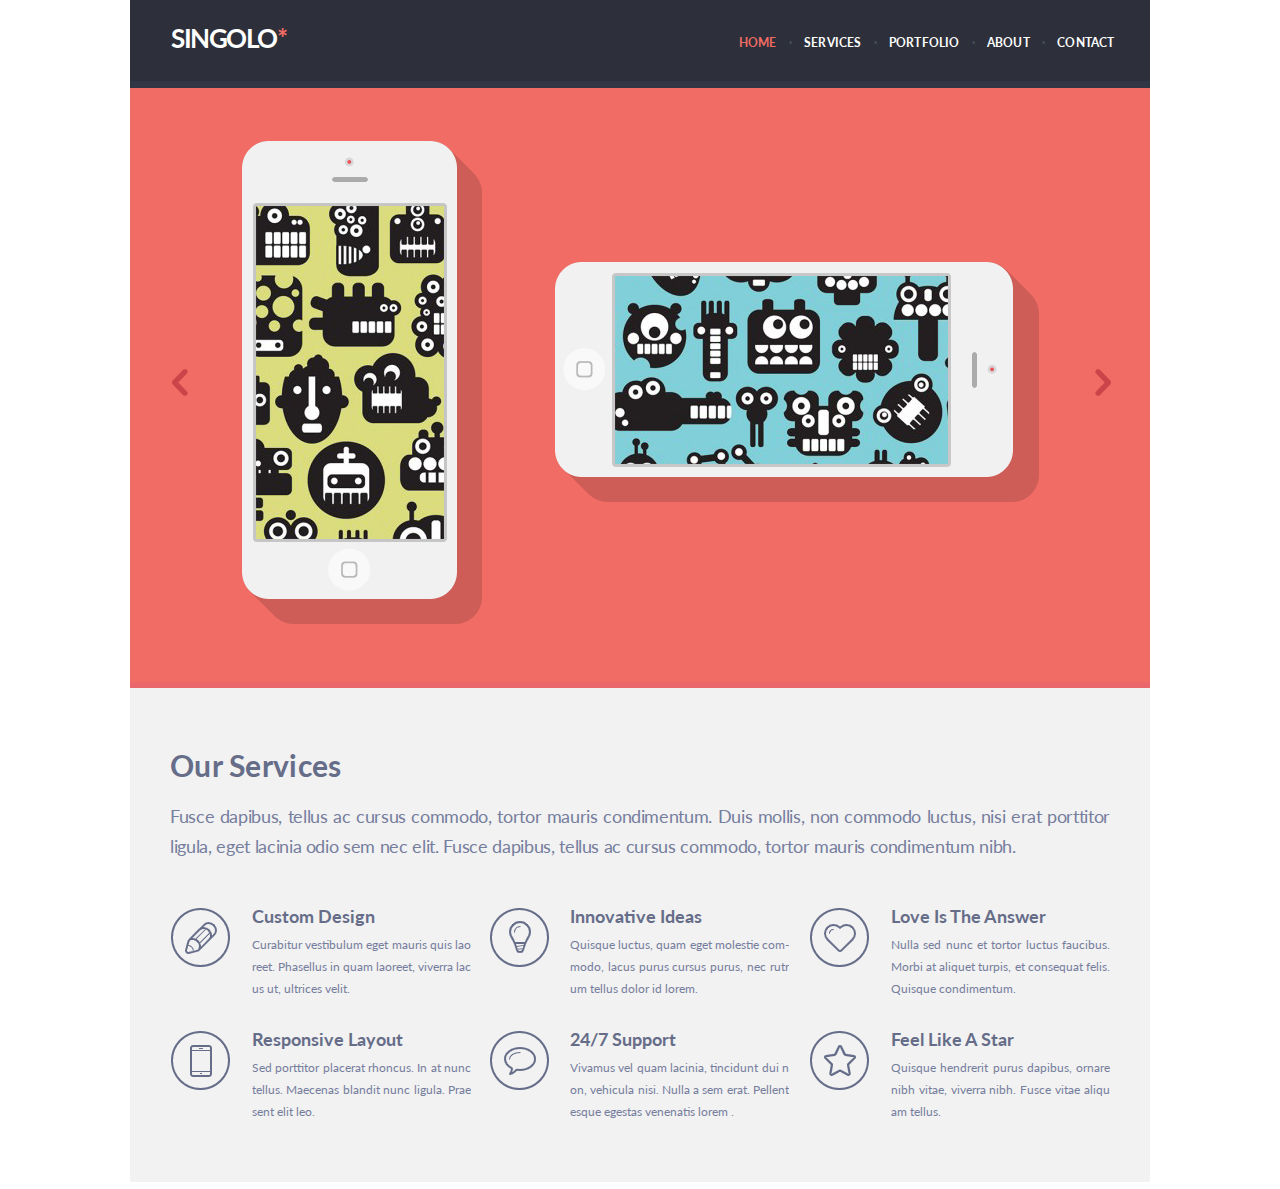
<file: index.html>
<!DOCTYPE html>
<html lang="en">
  <head>
    <meta charset="UTF-8" />
    <link rel="stylesheet" href="reset.css" />
    <link rel="stylesheet" href="style.css" />
    <meta name="viewport" content="width=device-width, initial-scale=1.0" />
    <title>Singolo</title>
  </head>
  <body>
    <div class="wrapper">
      <header class="header">
        <span class="logo">SINGOLO<span class="asterisk">*</span></span>
        <nav class="navigation">
          <ul class="nav-list">
            <li><a href="#" class="link-active">Home</a></li>
            <li><a href="#">Services</a></li>
            <li><a href="#">Portfolio</a></li>
            <li><a href="#">About</a></li>
            <li class="nobullet"><a href="#">Contact</a></li>
          </ul>
        </nav>
      </header>
      <div class="separator"></div>
      <section class="slider">
        <img class="arrow" src="assets/arrow_left_over.png" />
        <img class="phone_vertical" src="assets/p_v.png" />
        <img class="phone_horizontal" src="assets/p_h.png" />
        <img class="arrow" src="assets/arrow_right_over.png" />
      </section>
      <div class="separator separator_slider"></div>
      <main class="services">
        <section class="services_wrapper">
          <h1>Our Services</h1>
          <p class="services_summary">
            Fusce dapibus, tellus ac cursus commodo, tortor mauris condimentum.
            Duis mollis, non commodo luctus, nisi erat porttitor ligula, eget
            lacinia odio sem nec elit. Fusce dapibus, tellus ac cursus commodo,
            tortor mauris condimentum nibh.
          </p>
          <div class="col_wrapper">
            <section class="row">
              <section class="row-item">
                <div class="row-img">
                  <img src="assets/pen.png" alt="" />
                </div>
                <div class="row-text">
                  <h2>Custom Design</h2>
                  <p>
                    Curabitur vestibulum eget mauris quis laoreet. Phasellus in
                    quam laoreet, viverra lacus ut, ultrices velit.
                  </p>
                </div>
              </section>
              <section class="row-item">
                <div class="row-img">
                  <img src="assets/bulb.png" alt="" />
                </div>
                <div class="row-text">
                  <h2>Innovative Ideas</h2>
                  <p>
                    Quisque luctus, quam eget molestie com&hyphen;modo, lacus
                    purus cursus purus, nec rutrum tellus dolor id lorem.
                  </p>
                </div>
              </section>
              <section class="row-item col-3">
                <div class="row-img">
                  <img src="assets/heart.png" alt="" />
                </div>
                <div class="row-text ">
                  <h2>Love Is The Answer</h2>
                  <p>
                    Nulla sed nunc et tortor luctus faucibus. Morbi at aliquet
                    turpis, et consequat felis. Quisque condimentum.
                  </p>
                </div>
              </section>
            </section>
            <section class="row">
              <section class="row-item">
                <div class="row-img">
                  <img src="assets/phone.png" alt="" />
                </div>
                <div class="row-text">
                  <h2>Responsive Layout</h2>
                  <p>
                    Sed porttitor placerat rhoncus. In at nunc tellus. Maecenas
                    blandit nunc ligula. Praesent elit leo.
                  </p>
                </div>
              </section>
              <section class="row-item">
                <div class="row-img">
                  <img src="assets/bubble.png" alt="" />
                </div>
                <div class="row-text">
                  <h2>24/7 Support</h2>
                  <p>
                    Vivamus vel quam lacinia, tincidunt dui non, vehicula nisi.
                    Nulla a sem erat. Pellentesque egestas venenatis lorem .
                  </p>
                </div>
              </section>
              <section class="row-item col-3">
                <div class="row-img">
                  <img src="assets/star.png" alt="" />
                </div>
                <div class="row-text">
                  <h2>Feel Like A Star</h2>
                  <p>
                    Quisque hendrerit purus dapibus, ornare nibh vitae, viverra
                    nibh. Fusce vitae aliquam tellus.
                  </p>
                </div>
              </section>
            </section>
          </div>
        </section>
      </main>
      <div class="separator separator_services"></div>
    </div>
  </body>
</html>
</file>
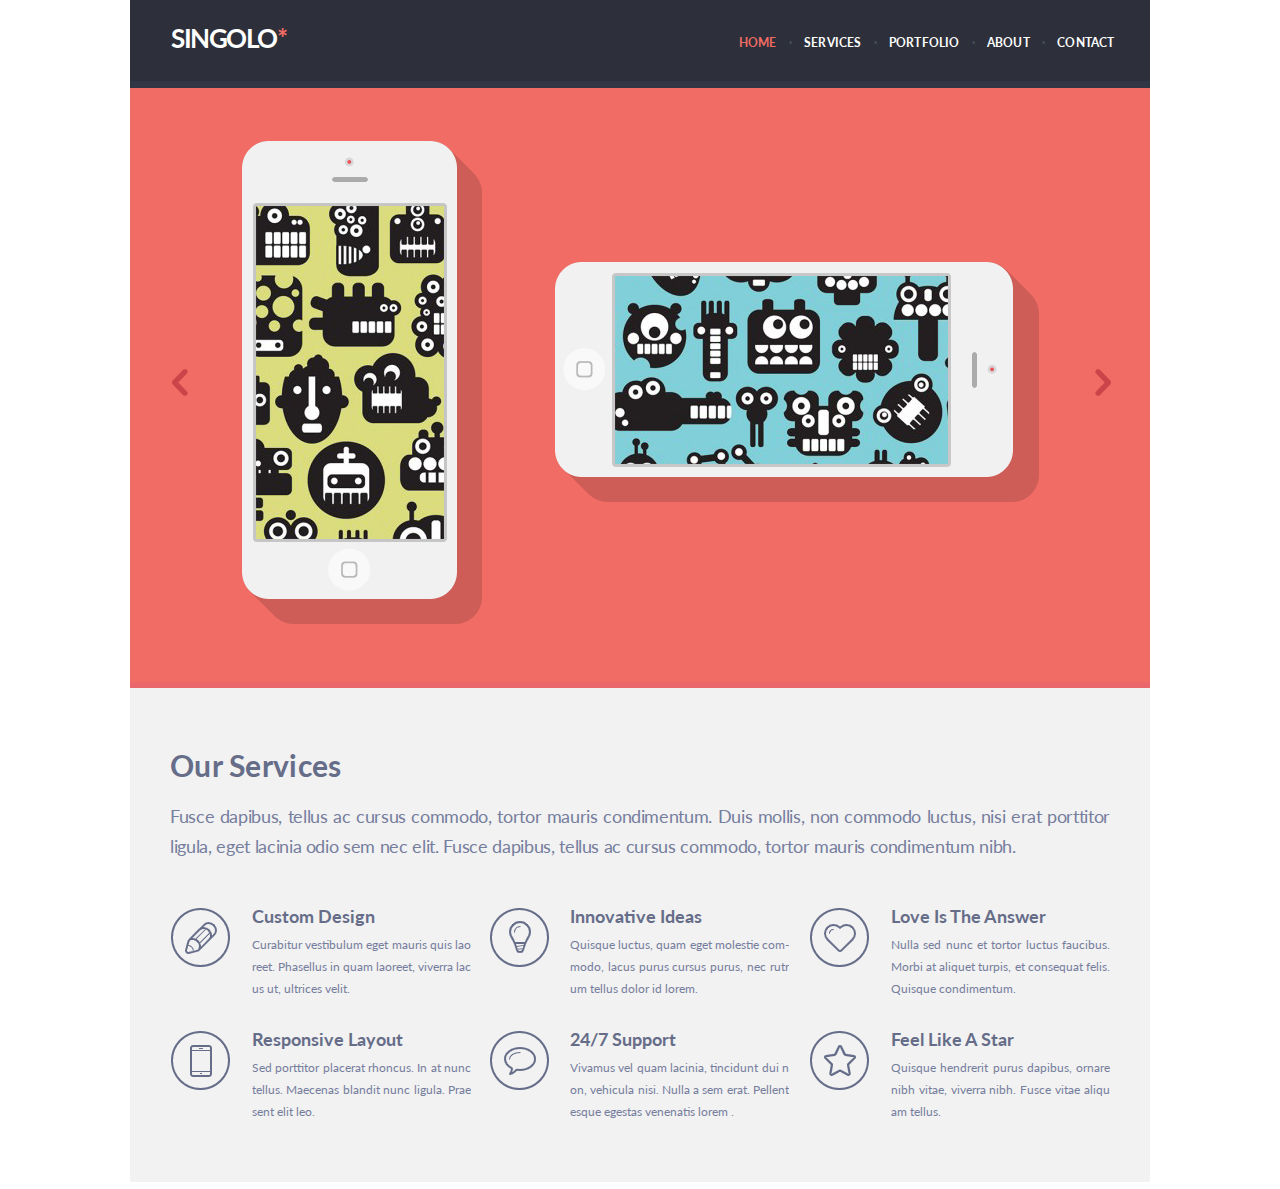
<file: singolo1.html>
<!DOCTYPE html>
<html lang="en">
  <head>
    <meta charset="UTF-8" />
    <link rel="stylesheet" href="reset.css" />
    <link rel="stylesheet" href="style.css" />
    <meta name="viewport" content="width=device-width, initial-scale=1.0" />
    <title>Singolo</title>
  </head>
  <body>
    <div class="wrapper">
      <header class="header">
        <span class="logo">SINGOLO<span class="asterisk">*</span></span>
        <nav class="navigation">
          <ul class="nav-list">
            <li><a href="#" class="link-active">Home</a></li>
            <li><a href="#">Services</a></li>
            <li><a href="#">Portfolio</a></li>
            <li><a href="#">About</a></li>
            <li class="nobullet"><a href="#">Contact</a></li>
          </ul>
        </nav>
      </header>
      <div class="separator"></div>
      <div class="slider">
        <img class="arrow" src="assets/arrow_left_over.png" alt="Previous" />
        <img class="phone_vertical" src="assets/p_v.png" alt="IPhone" />
        <img class="phone_horizontal" src="assets/p_h.png" alt="Phone" />
        <img class="arrow" src="assets/arrow_right_over.png" alt="Next" />
      </div>
      <div class="separator separator_slider"></div>
      <main class="services">
        <section class="services_wrapper">
          <h1>Our Services</h1>
          <p class="services_summary">
            Fusce dapibus, tellus ac cursus commodo, tortor mauris condimentum.
            Duis mollis, non commodo luctus, nisi erat porttitor ligula, eget
            lacinia odio sem nec elit. Fusce dapibus, tellus ac cursus commodo,
            tortor mauris condimentum nibh.
          </p>
          <div class="col_wrapper">
            <div class="row">
              <section class="row-item">
                <div class="row-img">
                  <img src="assets/pen.png" alt="" />
                </div>
                <div class="row-text">
                  <h2>Custom Design</h2>
                  <p>
                    Curabitur vestibulum eget mauris quis laoreet. Phasellus in
                    quam laoreet, viverra lacus ut, ultrices velit.
                  </p>
                </div>
              </section>
              <section class="row-item">
                <div class="row-img">
                  <img src="assets/bulb.png" alt="" />
                </div>
                <div class="row-text">
                  <h2>Innovative Ideas</h2>
                  <p>
                    Quisque luctus, quam eget molestie com&hyphen;modo, lacus
                    purus cursus purus, nec rutrum tellus dolor id lorem.
                  </p>
                </div>
              </section>
              <section class="row-item col-3">
                <div class="row-img">
                  <img src="assets/heart.png" alt="" />
                </div>
                <div class="row-text ">
                  <h2>Love Is The Answer</h2>
                  <p>
                    Nulla sed nunc et tortor luctus faucibus. Morbi at aliquet
                    turpis, et consequat felis. Quisque condimentum.
                  </p>
                </div>
              </section>
            </div>
            <div class="row">
              <section class="row-item">
                <div class="row-img">
                  <img src="assets/phone.png" alt="" />
                </div>
                <div class="row-text">
                  <h2>Responsive Layout</h2>
                  <p>
                    Sed porttitor placerat rhoncus. In at nunc tellus. Maecenas
                    blandit nunc ligula. Praesent elit leo.
                  </p>
                </div>
              </section>
              <section class="row-item">
                <div class="row-img">
                  <img src="assets/bubble.png" alt="" />
                </div>
                <div class="row-text">
                  <h2>24/7 Support</h2>
                  <p>
                    Vivamus vel quam lacinia, tincidunt dui non, vehicula nisi.
                    Nulla a sem erat. Pellentesque egestas venenatis lorem .
                  </p>
                </div>
              </section>
              <section class="row-item col-3">
                <div class="row-img">
                  <img src="assets/star.png" alt="" />
                </div>
                <div class="row-text">
                  <h2>Feel Like A Star</h2>
                  <p>
                    Quisque hendrerit purus dapibus, ornare nibh vitae, viverra
                    nibh. Fusce vitae aliquam tellus.
                  </p>
                </div>
              </section>
            </div>
          </div>
        </section>
      </main>
      <div class="separator separator_services"></div>
    </div>
  </body>
</html>
</file>
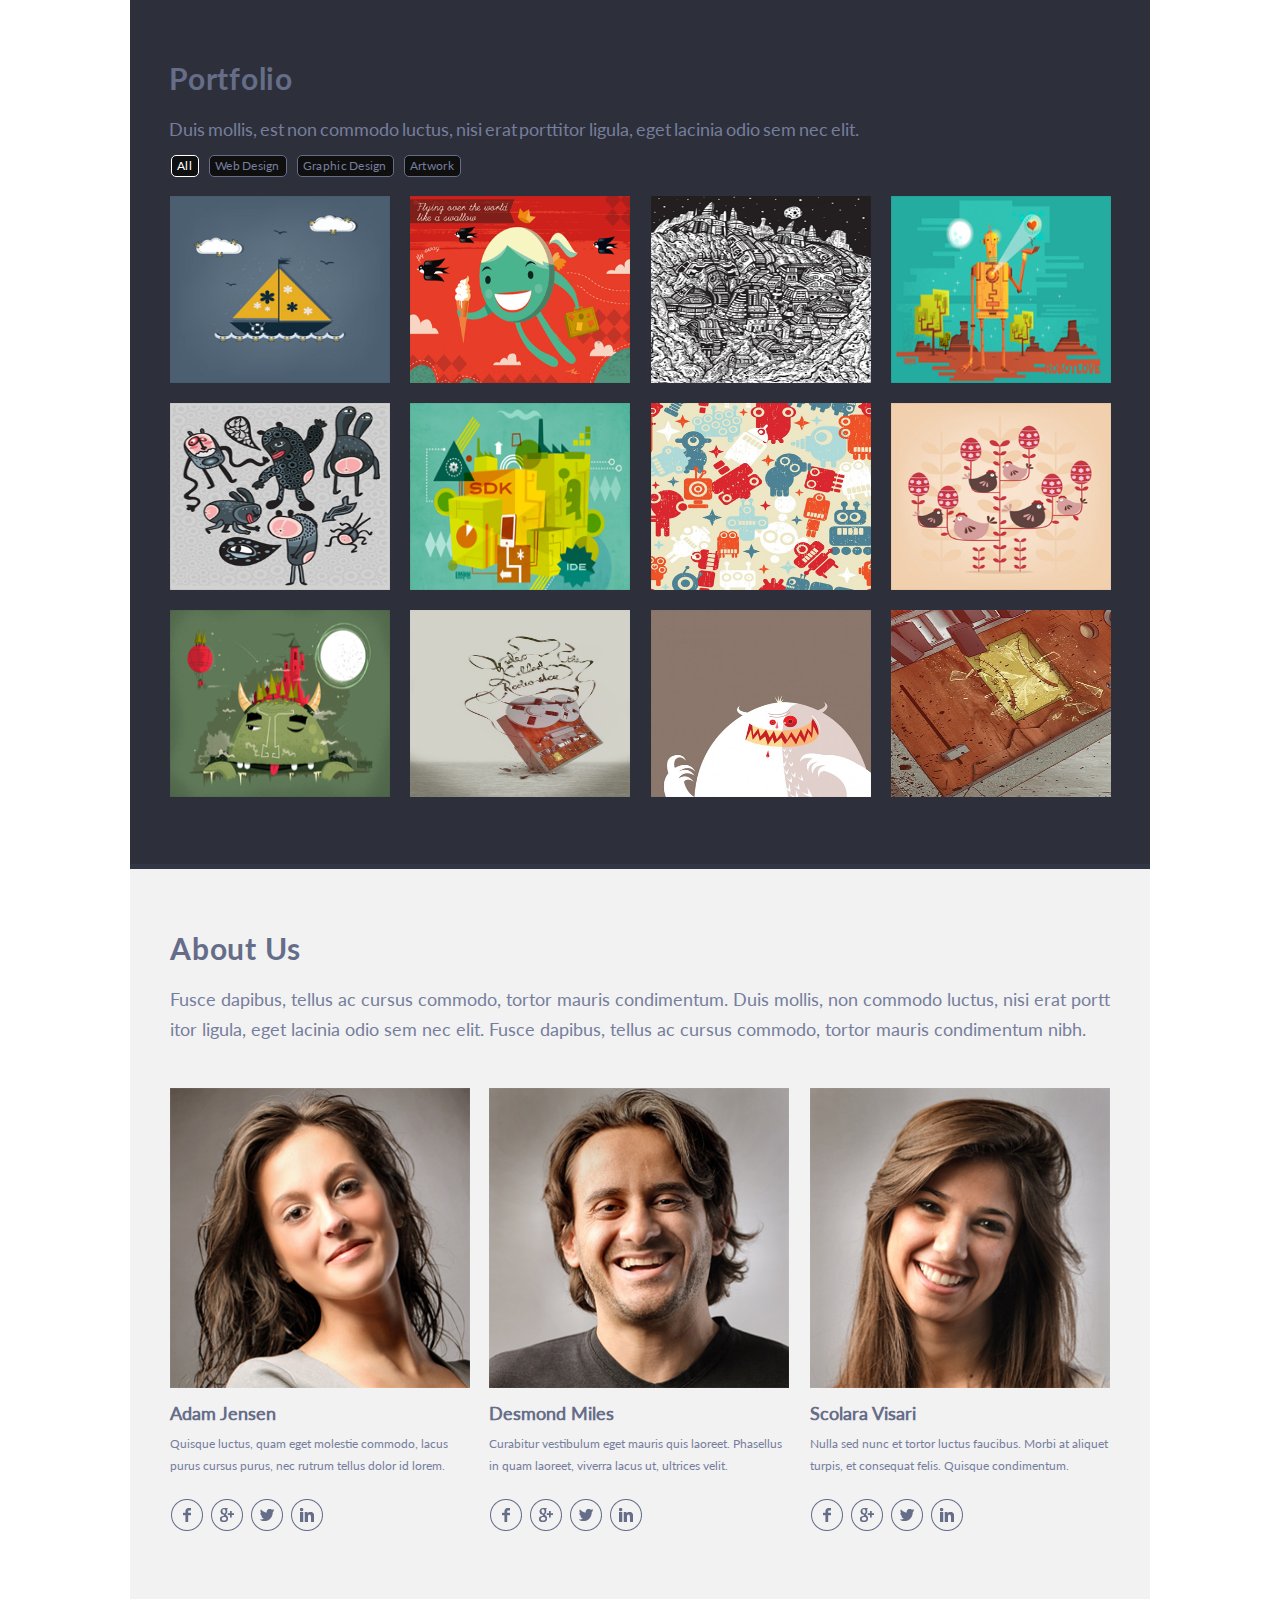
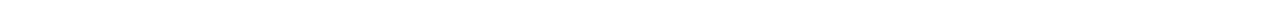
<file: singolo2.html>
<!DOCTYPE html>
<html lang="en">
  <head>
    <meta charset="UTF-8" />
    <meta name="viewport" content="width=device-width, initial-scale=1.0" />
    <link rel="stylesheet" href="reset.css" />
    <link rel="stylesheet" href="portfolio.css" />
    <title>Portfolio</title>
  </head>
  <body>
    <div class="main-wrapper">
      <header class="header">
        <h1 class="header-title">Portfolio</h1>
        <span class="header-summary"
          >Duis mollis, est non commodo luctus, nisi erat porttitor ligula, eget
          lacinia odio sem nec elit.</span
        >
      </header>
      <main class="gallery">
        <div class="gallery-buttons">
          <button class="gallery-switch active">All</button>
          <button class="gallery-switch">Web Design</button>
          <button class="gallery-switch">Graphic Design</button>
          <button class="gallery-switch">Artwork</button>
        </div>
        <section class="gallery-grid">
          <div class="row">
            <div class="gallery-item">
              <img
                src="assets/1-1.png"
                onerror="this.src='assets/img1-1.png'"
                alt=""
                class="gallery-img"
              />
            </div>
            <div class="gallery-item">
              <img src="assets/1-2.png" alt="" class="gallery-img" />
            </div>
            <div class="gallery-item">
              <img src="assets/1-3.png" alt="" class="gallery-img" />
            </div>
            <div class="gallery-item">
              <img src="assets/1-4.png" alt="" class="gallery-img" />
            </div>
          </div>
          <div class="row">
            <div class="gallery-item">
              <img src="assets/2-1.png" alt="" class="gallery-img" />
            </div>
            <div class="gallery-item">
              <img src="assets/2-2.png" alt="" class="gallery-img" />
            </div>
            <div class="gallery-item">
              <img src="assets/2-3.png" alt="" class="gallery-img" />
            </div>
            <div class="gallery-item">
              <img src="assets/2-4.png" alt="" class="gallery-img" />
            </div>
          </div>
          <div class="row">
            <div class="gallery-item">
              <img src="assets/3-1.png" alt="" class="gallery-img" />
            </div>
            <div class="gallery-item">
              <img src="assets/3-2.png" alt="" class="gallery-img" />
            </div>
            <div class="gallery-item">
              <img src="assets/3-3.png" alt="" class="gallery-img" />
            </div>
            <div class="gallery-item">
              <img src="assets/3-4.png" alt="" class="gallery-img" />
            </div>
          </div>
        </section>
      </main>
      <div class="separator separator-gallery"></div>
      <section class="about-us">
        <div class="about-header">
          <h2 class="about-title">About Us</h2>
          <span class="about-summary"
            >Fusce dapibus, tellus ac cursus commodo, tortor mauris condimentum.
            Duis mollis, non commodo luctus, nisi erat porttitor ligula, eget
            lacinia odio sem nec elit. Fusce dapibus, tellus ac cursus commodo,
            tortor mauris condimentum nibh.</span
          >
        </div>
        <section class="people-grid">
          <div class="people-item">
            <div class="people-photo-wrapper">
              <img src="assets/jensen.png" alt="" class="people-photo" />
            </div>
            <div class="people-item-summary">
              <h3 class="people-item-name">Adam Jensen</h3>
              <span class="people-item-desc"
                >Quisque luctus, quam eget molestie commodo, lacus purus cursus
                purus, nec rutrum tellus dolor id lorem.</span
              >
            </div>
            <div class="socials">
              <img src="assets/fb.png" alt="" class="social-img" />
              <img src="assets/google.png" alt="" class="social-img" />
              <img src="assets/twitter.png" alt="" class="social-img" />
              <img src="assets/linkedin.png" alt="" class="social-img" />
            </div>
          </div>
          <div class="people-item">
            <div class="people-photo-wrapper">
              <img src="assets/miles.png" alt="" class="people-photo" />
            </div>
            <div class="people-item-summary">
              <h3 class="people-item-name">Desmond Miles</h3>
              <span class="people-item-desc"
                >Curabitur vestibulum eget mauris quis laoreet. Phasellus in
                quam laoreet, viverra lacus ut, ultrices velit.</span
              >
            </div>
            <div class="socials">
              <img src="assets/fb.png" alt="" class="social-img" />
              <img src="assets/google.png" alt="" class="social-img" />
              <img src="assets/twitter.png" alt="" class="social-img" />
              <img src="assets/linkedin.png" alt="" class="social-img" />
            </div>
          </div>
          <div class="people-item">
            <div class="people-photo-wrapper">
              <img src="assets/visari.png" alt="" class="people-photo" />
            </div>
            <div class="people-item-summary">
              <h3 class="people-item-name">Scolara Visari</h3>
              <span class="people-item-desc"
                >Nulla sed nunc et tortor luctus faucibus. Morbi at aliquet
                turpis, et consequat felis. Quisque condimentum.</span
              >
            </div>
            <div class="socials">
              <img src="assets/fb.png" alt="" class="social-img" />
              <img src="assets/google.png" alt="" class="social-img" />
              <img src="assets/twitter.png" alt="" class="social-img" />
              <img src="assets/linkedin.png" alt="" class="social-img" />
            </div>
          </div>
        </section>
      </section>
      <div class="separator separator-about"></div>
    </div>
  </body>
</html>
</file>
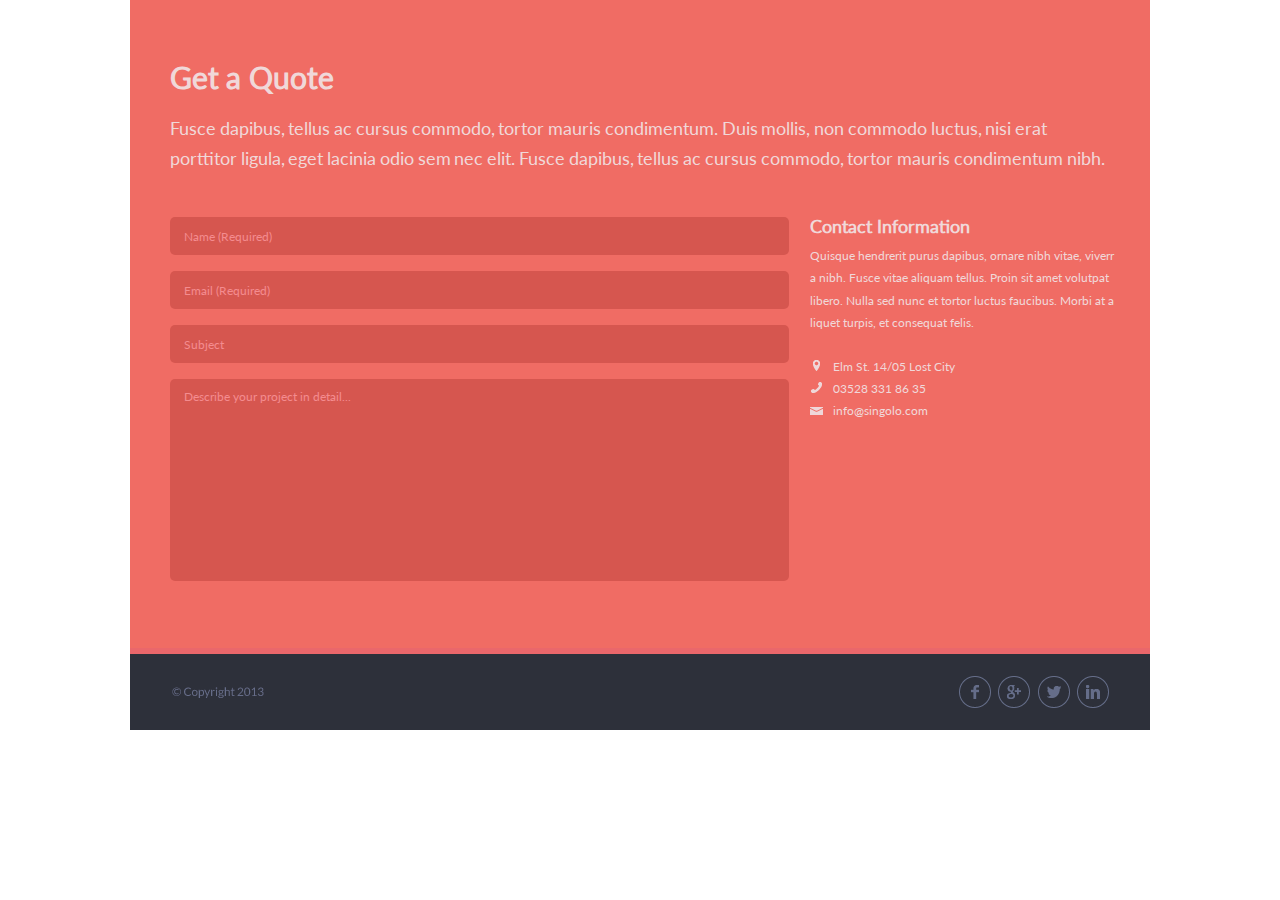
<file: singolo3.html>
<!DOCTYPE html>
<html lang="en">
  <head>
    <meta charset="UTF-8" />
    <meta name="viewport" content="width=device-width, initial-scale=1.0" />
    <link rel="stylesheet" href="reset.css" />
    <link rel="stylesheet" href="quote.css" />
    <title>Get A Quote</title>
  </head>
  <body>
    <div class="main-wrapper">
      <header class="header">
        <h1 class="title">Get a Quote</h1>
        <p class="title-summary">
          Fusce dapibus, tellus ac cursus commodo, tortor mauris condimentum.
          Duis mollis, non commodo luctus, nisi erat porttitor ligula, eget
          lacinia odio sem nec elit. Fusce dapibus, tellus ac cursus commodo,
          tortor mauris condimentum nibh.
        </p>
      </header>
      <main class="form-container">
        <form class="form" action="">
          <input
            class="name-input"
            type="text"
            name=""
            id=""
            placeholder="Name (Required)"
          />
          <input
            class="email-input"
            type="text"
            placeholder="Email (Required)"
          />
          <input class="subject-input" type="text" placeholder="Subject" />
          <textarea
            type="text"
            class="content"
            placeholder="Describe your project in detail..."
          ></textarea>
        </form>
        <aside class="contacts">
          <h2 class="contact-title">Contact Information</h2>
          <p class="contact-summary">
            Quisque hendrerit purus dapibus, ornare nibh vitae, viverra nibh.
            Fusce vitae aliquam tellus. Proin sit amet volutpat libero. Nulla
            sed nunc et tortor luctus faucibus. Morbi at aliquet turpis, et
            consequat felis.
          </p>
          <div class="contacts-container">
            <div class="row">
              <div class="contact-img-wrapper">
                <img src="assets/location.png" alt="" class="contact-img" />
              </div>
              <span class="contact-data">Elm St. 14/05 Lost City</span>
            </div>
            <div class="row">
              <div class="contact-img-wrapper">
                <img
                  src="assets/contacts-phone.png"
                  alt=""
                  class="contact-img"
                />
              </div>
              <span class="contact-data">03528 331 86 35</span>
            </div>
            <div class="row">
              <div class="contact-img-wrapper">
                <img src="assets/mail.png" alt="" class="contact-img" />
              </div>
              <span class="contact-data">info@singolo.com</span>
            </div>
          </div>
        </aside>
      </main>
      <div class="separator"></div>
      <footer class="footer">
        <div class="copy-container">
          <img src="assets/copyright.png" alt="" class="copyright" />
        </div>
        <div class="socials-container">
          <img src="assets/fb.png" alt="" class="social-img" />
          <img src="assets/google.png" alt="" class="social-img" />
          <img src="assets/twitter.png" alt="" class="social-img" />
          <img src="assets/linkedin.png" alt="" class="social-img" />
        </div>
      </footer>
    </div>
  </body>
</html>
</file>
<file: style.css>
@font-face {
  font-family: 'Lato-Bold';
  src: url('assets/fonts/Lato-Bold.ttf');
}

@font-face {
  font-family: 'Lato';
  src: url('assets/fonts/Lato-Regular.ttf');
}

body {
  font-family: 'Lato-Bold';
}

.wrapper {
  max-width: 1020px;
  margin: 0 auto;
}

.header {
  display: flex;
  flex-direction: row;
  text-align: left;
  line-height: 6px;
  background-color: #2d303a;
  color: #f06c64;
}

.header a {
  margin-left: 9px;
  margin-right: 9px;
}

.separator {
  height: 7px;
  background-color: #323746;
}

.separator_slider {
  height: 6px;
  background-color: #ea676b;
}

.separator_services {
  height: 7px;
  background-color: white;
}

.logo {
  margin-top: 35px;
  margin-bottom: 35px;
  margin-left: 41px;
  font-size: 26px;
  letter-spacing: -1.5px;
  text-align: justify;
  color: white;
}

.asterisk {
  color: #f06c64;
}

.navigation {
  margin-left: 444px;
  margin-top: 40px;
  margin-bottom: 35px;
  letter-spacing: 0.01rem;
  line-height: 6px;
  text-transform: uppercase;
  font-size: 12px;
  color: white;
  text-align: justify;
}

ul li {
  display: inline-block;
}

ul li:after {
  content: ' \00b7';
  color: #494e62;
}
ul li.nobullet:after {
  content: none;
}

a {
  text-decoration: none;
  color: white;
  -webkit-transition: color 500ms;
  transition: color 500ms;
}

a:hover {
  color: green;
  text-decoration: underline;
  transition-duration: 500ms;
}

.link-active {
  color: #f06c64;
}

/*slider*/
.slider {
  display: flex;
  flex-direction: row;
  align-items: center;
  height: 594px;
  background-color: #f06c64;
}

.arrow {
  margin-top: 0;
  margin-bottom: 5px;
  transition-duration: 500ms;
}

.arrow:first-child {
  margin-left: 42px;
  margin-right: 54px;
}

.arrow:first-child:hover {
  content: url('assets/arrow_left.png');
}

.arrow:last-child:hover {
  content: url('assets/arrow_right.png');
}

.arrow:hover {
  transform: scale(1.5);
  transition-duration: 500ms;
}

.phone_vertical {
  margin-bottom: 5px;
}

.phone_vertical {
  margin-right: 73px;
}

.phone_horizontal {
  margin-bottom: 6px;
  margin-right: 56px;
}

/*services*/

.services {
  background-color: #f2f2f2;
  padding-top: 68px;
  padding-left: 40px;
  padding-bottom: 68px;
  padding-right: 41px;
  height: 494px;
  box-sizing: border-box;
}

.services h1 {
  font-size: 30px;
  line-height: 18px;
  color: #666d89;
  font-family: 'Lato-Bold';
  letter-spacing: 0.01em;
  font-weight: 900;
  text-align: justify;
  margin-bottom: 27px;
}

.services_summary {
  width: 940px;
  height: 57px;
  font-size: 18px;
  line-height: 30px;
  color: #767e9e;
  font-family: 'Lato';
  font-weight: 300;
  text-align: justify;
  letter-spacing: -0.019em;
}

.col_wrapper {
  display: flex;
  flex-direction: column;
  margin-top: 49px;
}

.row {
  display: flex;
}

.row:not(:last-child) {
  margin-bottom: 30px;
}

.row-item {
  display: flex;
  width: 299px;
}

.row-item:not(:last-child) {
  margin-right: 20px;
}

.row-text {
  margin-left: 20px;
}

.col-3 {
  margin-left: 1px;
}

.row-text h2 {
  font-size: 18px;
  line-height: 17 px;
  color: #666d89;
  font-family: 'Lato-Bold';
  font-weight: 900;
  text-align: justify;
  margin-bottom: 9px;
}

.row-text p {
  width: 219px;
  overflow: hidden;
  white-space: normal;
  word-break: break-all;
  hyphens: auto;
  -webkit-hyphens: auto;
  font-size: 12px;
  line-height: 22px;
  color: #767e9e;
  font-family: 'Lato';
  font-weight: 400;
  text-align: justify;
}
</file>
<file: portfolio.css>
@font-face {
  font-family: 'Lato-Bold';
  src: url('assets/fonts/Lato-Bold.ttf');
}

@font-face {
  font-family: 'Lato';
  src: url('assets/fonts/Lato-Regular.ttf');
}

body {
  font-family: 'Lato-Bold';
}

.main-wrapper {
  box-sizing: border-box;
  width: 1020px;
  margin: 0 auto;
  background-color: #2d303a;
  height: 870px;
}

.header {
  padding-top: 69px;
  padding-left: 39px;
  padding-right: 39px;
  margin-bottom: 11px;
}

.header-title {
  margin-bottom: 27px;
  text-align: justify;
  font-size: 30px;
  line-height: 18px;
  color: #666d89;
  font-family: 'Lato-Bold';
  font-weight: 900;
  letter-spacing: 0.025em;
}

.header-summary {
  font-size: 18px;
  line-height: 30px;
  color: #767e9e;
  font-family: 'Lato';
  font-weight: 300;
  text-align: left;
  word-spacing: -0.115em;
}

.gallery {
  padding-left: 40px;
  padding-right: 39px;
}

.gallery-buttons {
  margin-left: 1px;
  margin-bottom: 19px;
}

.gallery-switch {
  padding-left: 5px;
  height: 22px;
  font-size: 12px;
  line-height: 18px;
  color: #767e9e;
  background-color: #0f0f0f;
  border: 1px solid #666d89;
  border-radius: 5px;
  font-family: 'Lato';
  font-weight: 400;
  letter-spacing: 0.025em;
  word-spacing: -0.1em;
}

.gallery-switch.active {
  border-color: white;
  color: white;
}

.gallery-switch:not(:last-child) {
  margin-right: 6px;
}

.gallery-grid {
  display: flex;
  flex-direction: column;
  margin-bottom: 67px;
}

.row {
  display: flex;
  justify-content: space-between;
}

.row:not(:last-child) {
  margin-bottom: 20px;
}

.gallery-item {
  width: 220px;
  height: 187px;
  overflow: hidden;
  text-align: center;
}

.gallery-item img {
  width: 100%;
  height: 100%;
}

.about-us {
  padding-top: 70px;
  padding-left: 40px;
  padding-right: 40px;
  background-color: #f2f2f2;
  height: 730px;
  box-sizing: border-box;
}

.about-header {
  margin-bottom: 44px;
}

.about-title {
  margin-bottom: 27px;
  text-align: justify;
  font-size: 30px;
  line-height: 18px;
  color: #666d89;
  font-family: 'Lato-Bold';
  font-weight: 900;
  letter-spacing: 0.025em;
  word-spacing: 0.021em;
}

.about-summary {
  font-size: 18px;
  line-height: 30px;
  color: #767e9e;
  font-family: 'Lato';
  font-weight: 300;
  text-align: justify;
  word-break: break-all;
}

.people-grid {
  display: flex;
  flex-direction: row;
}

.people-photo-wrapper {
  width: 300px;
  height: 300px;

  margin-bottom: 16px;
}

.people-item:not(:last-child) {
  margin-right: 19px;
}

.people-item:last-child {
  margin-left: 2px;
}

.people-photo {
  width: 100%;
  height: 100%;
}

.people-item-name {
  margin-bottom: 11px;
  font-size: 18px;
  line-height: 18px;
  color: #666d89;
  font-family: 'Lato';
  font-weight: 900;
}

.people-item-desc {
  font-size: 12px;
  line-height: 22px;
  color: #767e9e;
  font-family: 'Lato';
  font-weight: 400;
}

.people-item-summary {
  margin-bottom: 21px;
}

.socials {
  width: 155px;
  display: flex;
  justify-content: space-between;
}

.separator {
  height: 5px;
}

.separator-gallery {
  background-color: #323746;
}

.separator-about {
  background-color: white;
}
</file>
<file: quote.css>
@font-face {
  font-family: 'Lato-Bold';
  src: url('assets/fonts/Lato-Bold.ttf');
}

@font-face {
  font-family: 'Lato';
  src: url('assets/fonts/Lato-Regular.ttf');
}

body {
  font-family: 'Lato-Bold';
}

.main-wrapper {
  box-sizing: border-box;
  width: 1020px;
  margin: 0 auto;
  background-color: #f06c64;
}

.header {
  padding-top: 68px;
  padding-left: 40px;
}

.form-container {
  padding-left: 40px;
  margin-bottom: 67px;
}

.title {
  margin-bottom: 27px;
  font-size: 30px;
  line-height: 18px;
  color: #f0d8d9;
  font-family: 'Lato';
  font-weight: 900;
  word-spacing: -0.02em;
}

.title-summary {
  margin-bottom: 47px;
  width: 940px;
  height: 57px;
  font-size: 18px;
  line-height: 30px;
  color: #f0d8d9;
  font-family: 'Lato';
  font-weight: 300;
  word-spacing: -0.07em;
}

.form-container {
  display: flex;
}

.separator {
  background-color: #ea676b;
  height: 6px;
  width: 100%;
}
.form {
  display: flex;
  flex-direction: column;
  justify-content: space-between;
  height: 364px;
}

.content {
  resize: none;
}

.form input,
.content {
  box-sizing: border-box;
  padding: 0;
  padding-left: 14px;
  display: block;
  width: 619px;
  height: 38px;
  border-radius: 5px;
  background-color: #d6564f;
  border-color: #f06c64;
  border-width: 0px;
}

.form input:last-child,
.content {
  padding-top: 7px;
  height: 202px;
}

.form input::placeholder,
.content::placeholder {
  font-size: 12px;
  line-height: 22px;
  color: #f48c8f;
  font-family: 'Lato';
  font-weight: 400;
  text-align: left;
}

.contacts {
  margin-left: 21px;
  padding-right: 36px;
  word-break: break-all;
}

.contact-title {
  font-size: 18px;
  line-height: 18px;
  color: #f0d8d9;
  font-family: 'Lato';
  font-weight: 900;
  text-align: left;
  margin-bottom: 10px;
}

.contact-summary {
  line-height: 1.4rem;
  margin-bottom: 21px;
}

.contact-data {
  margin-left: 10px;
  line-height: 22px;
}

.contact-summary,
.contact-data {
  font-size: 12px;
  color: #f0d8d9;
  font-family: 'Lato';
  font-weight: 400;
  text-align: left;
}

.contact-img-wrapper {
  width: 13px;
  text-align: center;
}

.contact-img-wrapper:first-child {
  padding-top: 1px;
}

.row {
  display: flex;
}

footer {
  padding-left: 42px;
  padding-right: 39px;
  padding-top: 21px;
  padding-bottom: 20px;
  display: flex;
  justify-content: space-between;
  background-color: #2d303a;
  box-sizing: border-box;
}

.socials-container {
  display: flex;
  justify-content: space-between;
  width: 153px;
}

.copy-container {
  margin-top: 9px;
}
</file>
